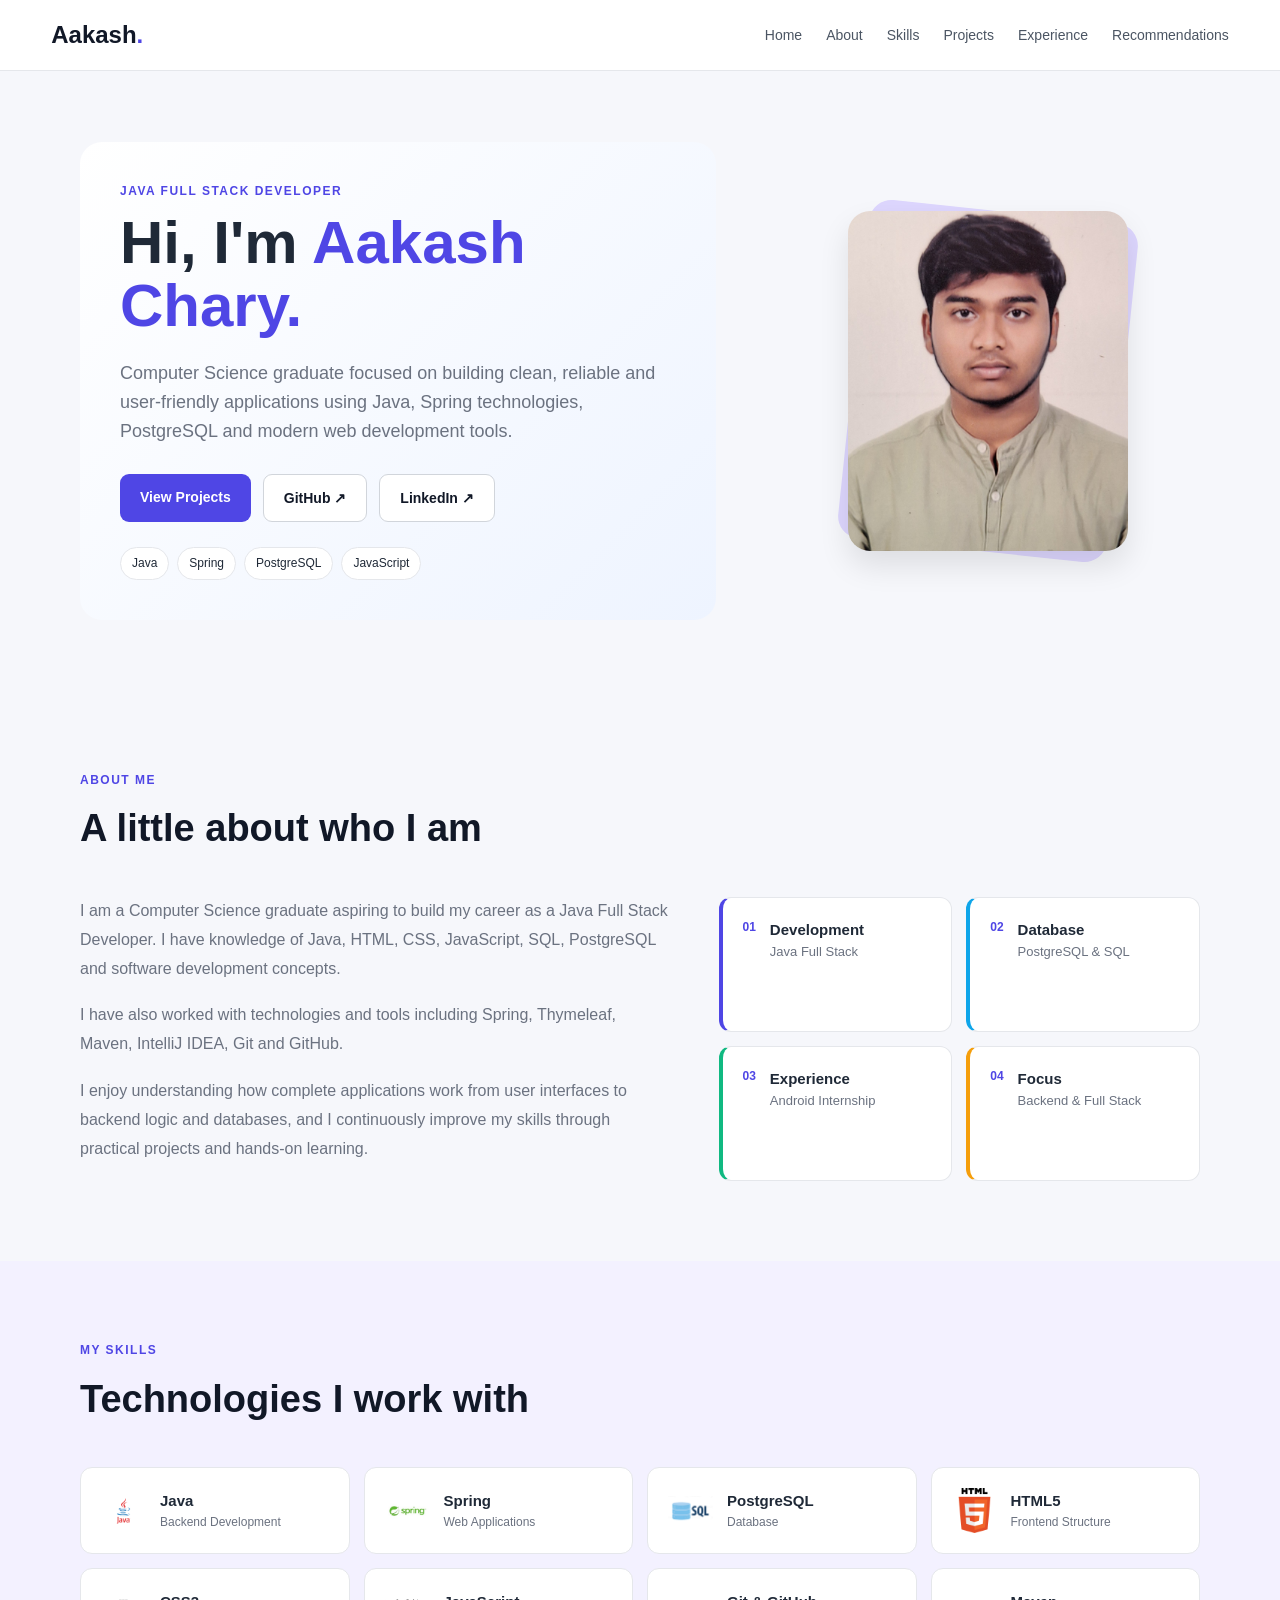
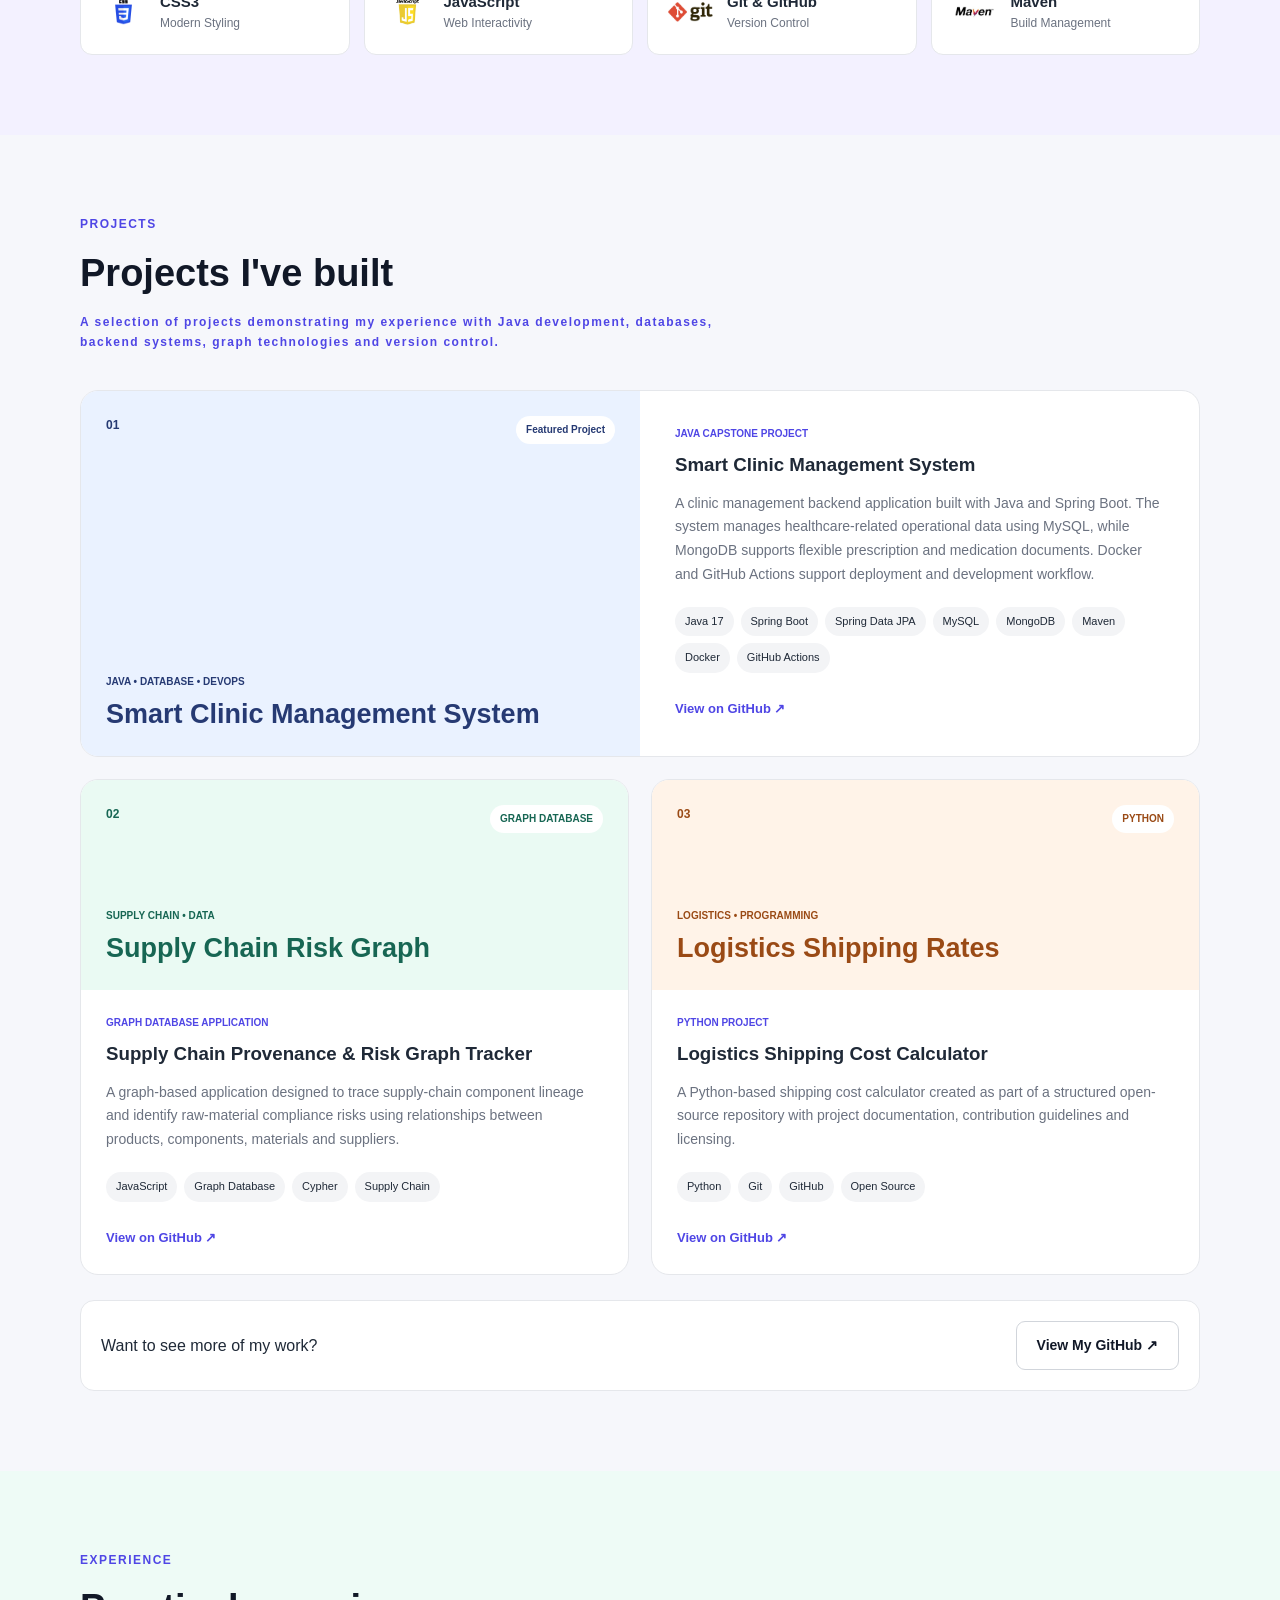
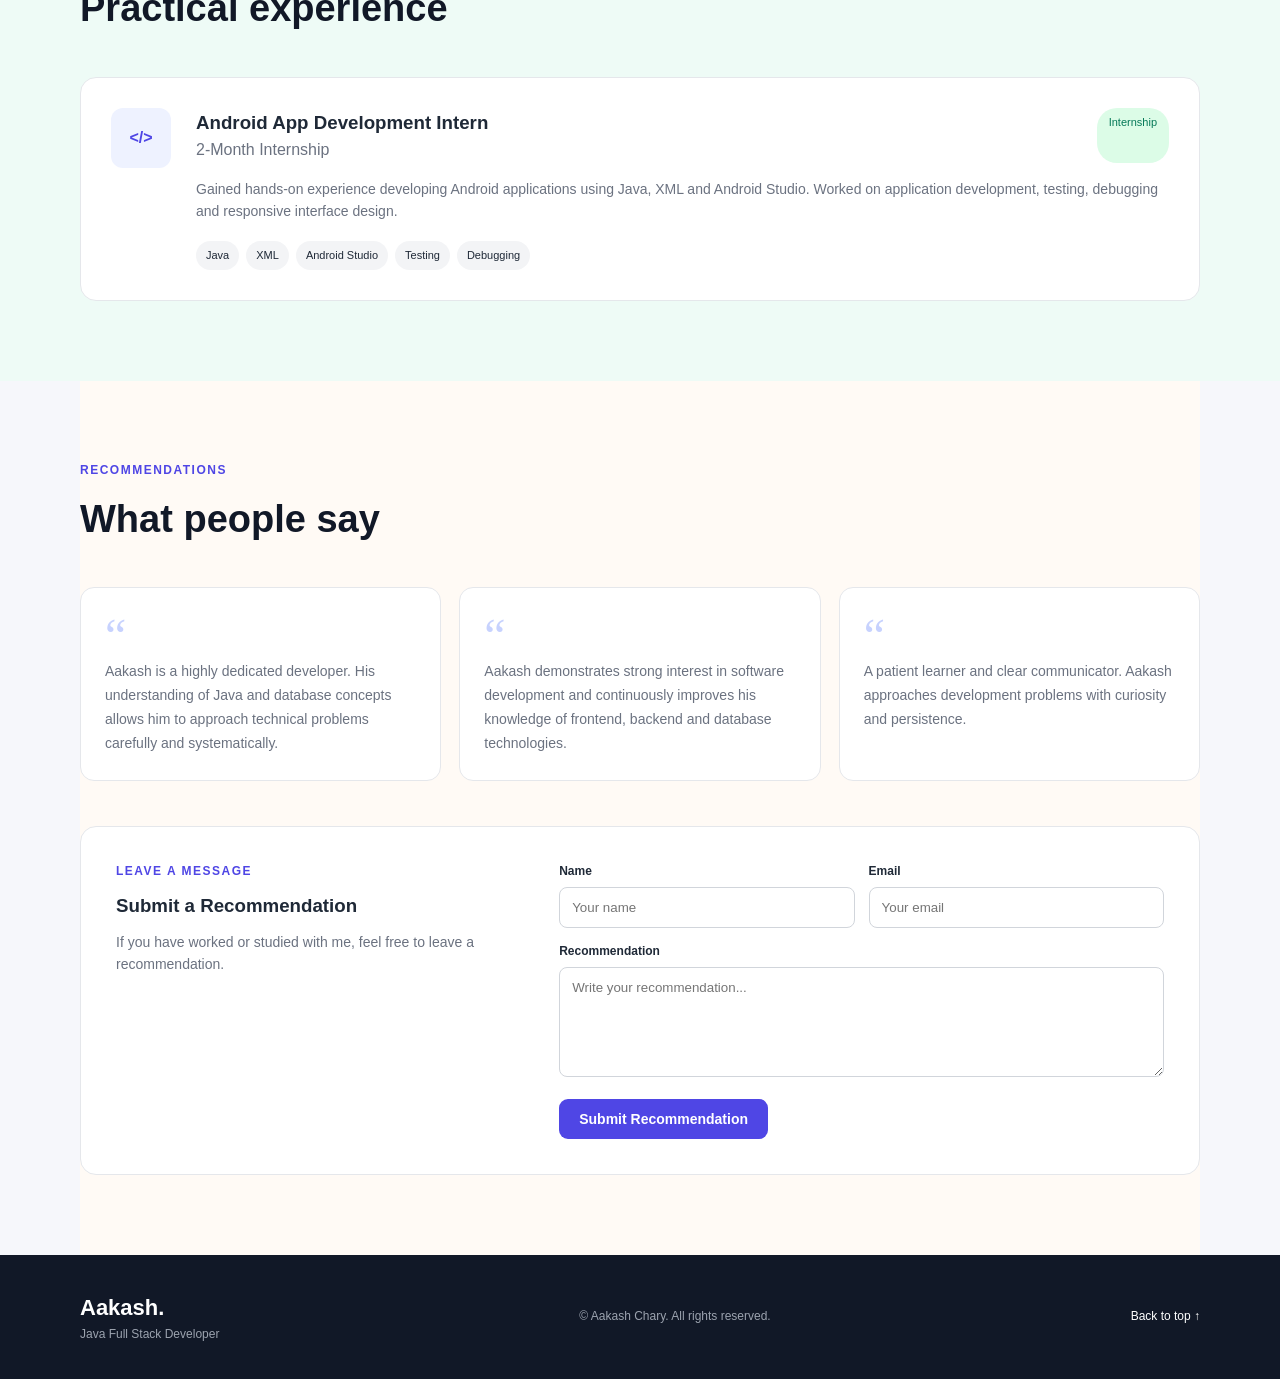
<file: index.html>
<!DOCTYPE html>

<html lang="en">

<head>
    <meta charset="UTF-8">

<meta name="viewport"
      content="width=device-width, initial-scale=1.0">

<meta name="description"
      content="Portfolio of Aakash Chary - Java Full Stack Developer">

<title>Aakash Chary | Java Full Stack Developer</title>

<link rel="stylesheet" href="style.css">

<script src="script.js" defer></script>


</head>

<body id="home">


<!-- Recommendation Popup -->
<div id="popup" class="popup">

    <div class="popup-icon">
        ✓
    </div>

    <div>
        <strong>Thank you!</strong>
        <p>Your recommendation has been added.</p>
    </div>

    <button
        type="button"
        onclick="showPopup(false)"
        aria-label="Close notification"
    >
        ×
    </button>

</div>


<!-- Navigation -->
<header class="header">

    <nav class="navbar">

        <a href="#home" class="logo">
            Aakash<span>.</span>
        </a>

        <button
            class="menu-button"
            id="menuButton"
            aria-label="Open navigation menu"
        >
            ☰
        </button>

        <ul class="nav-links" id="navLinks">

            <li>
                <a href="#home">Home</a>
            </li>

            <li>
                <a href="#about">About</a>
            </li>

            <li>
                <a href="#skills">Skills</a>
            </li>

            <li>
                <a href="#projects">Projects</a>
            </li>

            <li>
                <a href="#experience">Experience</a>
            </li>

            <li>
                <a href="#recommendations">
                    Recommendations
                </a>
            </li>

        </ul>

    </nav>

</header>


<main>

    <!-- HERO -->
    <section class="hero section-container">

        <div class="hero-content">

            <p class="small-heading">
                JAVA FULL STACK DEVELOPER
            </p>

            <h1>
                Hi, I'm
                <span>Aakash Chary.</span>
            </h1>

            <p class="hero-description">
                Computer Science graduate focused on building
                clean, reliable and user-friendly applications
                using Java, Spring technologies, PostgreSQL
                and modern web development tools.
            </p>

            <div class="hero-buttons">

                <a
                    href="#projects"
                    class="button button-primary"
                >
                    View Projects
                </a>

                <a
                    href="https://github.com/aakashkamsahamnida"
                    target="_blank"
                    rel="noopener noreferrer"
                    class="button button-secondary"
                >
                    GitHub ↗
                </a>


    <a href= "https://www.linkedin.com/in/aakashnarayandas/"
       target="_blank"
       rel="noopener noreferrer"
       class="button button-secondary">
        LinkedIn ↗
    </a>

            </div>

            <div class="hero-tags">
                <span>Java</span>
                <span>Spring</span>
                <span>PostgreSQL</span>
                <span>JavaScript</span>
            </div>

        </div>


        <div class="hero-image-wrapper">

            <div class="image-background"></div>

            <img
                src="profile.jpg"
                alt="Aakash Chary"
                class="hero-image"
            >

        </div>

    </section>


    <!-- ABOUT -->
    <section
        id="about"
        class="section section-container"
    >

        <div class="section-title">
            <p>ABOUT ME</p>
            <h2>A little about who I am</h2>
        </div>


        <div class="about-grid">

            <div class="about-content">

                <p>
                    I am a Computer Science graduate aspiring
                    to build my career as a Java Full Stack
                    Developer. I have knowledge of Java,
                    HTML, CSS, JavaScript, SQL, PostgreSQL
                    and software development concepts.
                </p>

                <p>
                    I have also worked with technologies and tools
                    including Spring, Thymeleaf, Maven, IntelliJ IDEA,
                    Git and GitHub.
                </p>

                <p>
                    I enjoy understanding how complete applications
                    work from user interfaces to backend logic and
                    databases, and I continuously improve my skills
                    through practical projects and hands-on learning.
                </p>

            </div>


            <div class="about-details">

                <div class="detail-card">

                    <span class="detail-number">01</span>

                    <div>
                        <h3>Development</h3>
                        <p>Java Full Stack</p>
                    </div>

                </div>


                <div class="detail-card">

                    <span class="detail-number">02</span>

                    <div>
                        <h3>Database</h3>
                        <p>PostgreSQL & SQL</p>
                    </div>

                </div>


                <div class="detail-card">

                    <span class="detail-number">03</span>

                    <div>
                        <h3>Experience</h3>
                        <p>Android Internship</p>
                    </div>

                </div>


                <div class="detail-card">

                    <span class="detail-number">04</span>

                    <div>
                        <h3>Focus</h3>
                        <p>Backend & Full Stack</p>
                    </div>

                </div>

            </div>

        </div>

    </section>


    <!-- SKILLS -->
    <section
        id="skills"
        class="section skills-section"
    >

        <div class="section-container">

            <div class="section-title">
                <p>MY SKILLS</p>
                <h2>Technologies I work with</h2>
            </div>


            <div class="skills-grid">

                <div class="skill-card">

                    <img
                        src="Java-Logo.png"
                        alt="Java Logo"
                    >

                    <div>
                        <h3>Java</h3>
                        <p>Backend Development</p>
                    </div>

                </div>


                <div class="skill-card">

                    <img
                        src="spring-logo.png"
                        alt="spring Logo"
                    >

                    <div>
                        <h3>Spring</h3>
                        <p>Web Applications</p>
                    </div>

                </div>


                <div class="skill-card">

                    <img
                        src="sql-logo.png"
                        alt="PostgreSQL Logo"
                    >

                    <div>
                        <h3>PostgreSQL</h3>
                        <p>Database</p>
                    </div>

                </div>


                <div class="skill-card">

                    <img
                        src="HTMl-logo.png"
                        alt="HTML Logo"
                    >

                    <div>
                        <h3>HTML5</h3>
                        <p>Frontend Structure</p>
                    </div>

                </div>


                <div class="skill-card">

                    <img
                        src="CSSLogo.jpg"
                        alt="CSS Logo"
                    >

                    <div>
                        <h3>CSS3</h3>
                        <p>Modern Styling</p>
                    </div>

                </div>


                <div class="skill-card">

                    <img
                        src="javascript-logo.png"
                        alt="JavaScript Logo"
                    >

                    <div>
                        <h3>JavaScript</h3>
                        <p>Web Interactivity</p>
                    </div>

                </div>


                <div class="skill-card">

                     <img
                        src="git-logo.png"
                        alt="git Logo"
                    >

                    <div>
                        <h3>Git & GitHub</h3>
                        <p>Version Control</p>
                    </div>

                </div>


                <div class="skill-card">

                   <img
                        src="maven-logo.png"
                        alt="maven Logo"
                    >


                    <div>
                        <h3>Maven</h3>
                        <p>Build Management</p>
                    </div>

                </div>

            </div>

        </div>

    </section>


    <!-- PROJECTS -->
    <section
        id="projects"
        class="section section-container"
    >

        <div class="section-title">

            <p>PROJECTS</p>

            <h2>
                Projects I've built
            </h2>

            <p class="section-description">
                A selection of projects demonstrating my experience
                with Java development, databases, backend systems,
                graph technologies and version control.
            </p>

        </div>


        <div class="projects-grid">


            <!-- PROJECT 1 -->
            <article class="project-card featured-project">

                <div class="project-top clinic-project">

                    <div class="project-top-row">

                        <span class="project-number">
                            01
                        </span>

                        <span class="featured-badge">
                            Featured Project
                        </span>

                    </div>

                    <div>

                        <p class="project-small-title">
                            JAVA • DATABASE • DEVOPS
                        </p>

                        <h3>
                            Smart Clinic
                            Management System
                        </h3>

                    </div>

                </div>


                <div class="project-body">

                    <p class="project-category">
                        JAVA CAPSTONE PROJECT
                    </p>

                    <h3>
                        Smart Clinic Management System
                    </h3>

                    <p class="project-description">
                        A clinic management backend application built
                        with Java and Spring Boot. The system manages
                        healthcare-related operational data using MySQL,
                        while MongoDB supports flexible prescription
                        and medication documents. Docker and GitHub
                        Actions support deployment and development workflow.
                    </p>


                    <div class="project-technologies">

                        <span>Java 17</span>
                        <span>Spring Boot</span>
                        <span>Spring Data JPA</span>
                        <span>MySQL</span>
                        <span>MongoDB</span>
                        <span>Maven</span>
                        <span>Docker</span>
                        <span>GitHub Actions</span>

                    </div>


                    <div class="project-links">

                        <a
                            href="https://github.com/aakashkamsahamnida/java-database-capstone"
                            target="_blank"
                            rel="noopener noreferrer"
                        >
                            View on GitHub
                            <span>↗</span>
                        </a>

                    </div>

                </div>

            </article>


            <!-- PROJECT 2 -->
            <article class="project-card">

                <div class="project-top supply-project">

                    <div class="project-top-row">

                        <span class="project-number">
                            02
                        </span>

                        <span class="project-type">
                            GRAPH DATABASE
                        </span>

                    </div>


                    <div>

                        <p class="project-small-title">
                            SUPPLY CHAIN • DATA
                        </p>

                        <h3>
                            Supply Chain
                            Risk Graph
                        </h3>

                    </div>

                </div>


                <div class="project-body">

                    <p class="project-category">
                        GRAPH DATABASE APPLICATION
                    </p>

                    <h3>
                        Supply Chain Provenance
                        & Risk Graph Tracker
                    </h3>

                    <p class="project-description">
                        A graph-based application designed to trace
                        supply-chain component lineage and identify
                        raw-material compliance risks using relationships
                        between products, components, materials and suppliers.
                    </p>


                    <div class="project-technologies">

                        <span>JavaScript</span>
                        <span>Graph Database</span>
                        <span>Cypher</span>
                        <span>Supply Chain</span>

                    </div>


                    <div class="project-links">

                        <a
                            href="https://github.com/aakashkamsahamnida/supply-chain-graph"
                            target="_blank"
                            rel="noopener noreferrer"
                        >
                            View on GitHub
                            <span>↗</span>
                        </a>

                    </div>

                </div>

            </article>


            <!-- PROJECT 3 -->
            <article class="project-card">

                <div class="project-top logistics-project">

                    <div class="project-top-row">

                        <span class="project-number">
                            03
                        </span>

                        <span class="project-type">
                            PYTHON
                        </span>

                    </div>


                    <div>

                        <p class="project-small-title">
                            LOGISTICS • PROGRAMMING
                        </p>

                        <h3>
                            Logistics
                            Shipping Rates
                        </h3>

                    </div>

                </div>


                <div class="project-body">

                    <p class="project-category">
                        PYTHON PROJECT
                    </p>

                    <h3>
                        Logistics Shipping
                        Cost Calculator
                    </h3>

                    <p class="project-description">
                        A Python-based shipping cost calculator
                        created as part of a structured open-source
                        repository with project documentation,
                        contribution guidelines and licensing.
                    </p>


                    <div class="project-technologies">

                        <span>Python</span>
                        <span>Git</span>
                        <span>GitHub</span>
                        <span>Open Source</span>

                    </div>


                    <div class="project-links">

                        <a
                            href="https://github.com/aakashkamsahamnida/LogisticsShippingRates"
                            target="_blank"
                            rel="noopener noreferrer"
                        >
                            View on GitHub
                            <span>↗</span>
                        </a>

                    </div>

                </div>

            </article>

        </div>


        <div class="all-projects-link">

            <p>
                Want to see more of my work?
            </p>

            <a
                href="https://github.com/aakashkamsahamnida"
                target="_blank"
                rel="noopener noreferrer"
                class="button button-secondary"
            >
                View My GitHub ↗
            </a>

        </div>

    </section>


    <!-- EXPERIENCE -->
    <section
        id="experience"
        class="section experience-section"
    >

        <div class="section-container">

            <div class="section-title">
                <p>EXPERIENCE</p>
                <h2>Practical experience</h2>
            </div>


            <div class="experience-card">

                <div class="experience-icon">
                    &lt;/&gt;
                </div>


                <div class="experience-content">

                    <div class="experience-title">

                        <div>

                            <h3>
                                Android App Development Intern
                            </h3>

                            <p>
                                2-Month Internship
                            </p>

                        </div>


                        <span class="experience-badge">
                            Internship
                        </span>

                    </div>


                    <p>
                        Gained hands-on experience developing Android
                        applications using Java, XML and Android Studio.
                        Worked on application development, testing,
                        debugging and responsive interface design.
                    </p>


                    <div class="experience-skills">

                        <span>Java</span>
                        <span>XML</span>
                        <span>Android Studio</span>
                        <span>Testing</span>
                        <span>Debugging</span>

                    </div>

                </div>

            </div>

        </div>

    </section>


    <!-- RECOMMENDATIONS -->
    <section
        id="recommendations"
        class="section section-container"
    >

        <div class="section-title">

            <p>RECOMMENDATIONS</p>

            <h2>
                What people say
            </h2>

        </div>


        <div
            id="all_recommendations"
            class="recommendations-grid"
        >

            <article class="recommendation-card">

                <div class="quote">
                    “
                </div>

                <p class="rec-text">
                    Aakash is a highly dedicated developer.
                    His understanding of Java and database
                    concepts allows him to approach technical
                    problems carefully and systematically.
                </p>

            </article>


            <article class="recommendation-card">

                <div class="quote">
                    “
                </div>

                <p class="rec-text">
                    Aakash demonstrates strong interest in
                    software development and continuously
                    improves his knowledge of frontend,
                    backend and database technologies.
                </p>

            </article>


            <article class="recommendation-card">

                <div class="quote">
                    “
                </div>

                <p class="rec-text">
                    A patient learner and clear communicator.
                    Aakash approaches development problems
                    with curiosity and persistence.
                </p>

            </article>

        </div>


        <div class="recommendation-form-container">

            <div class="recommendation-info">

                <p class="small-heading">
                    LEAVE A MESSAGE
                </p>

                <h3>
                    Submit a Recommendation
                </h3>

                <p>
                    If you have worked or studied with me,
                    feel free to leave a recommendation.
                </p>

            </div>


            <form id="recommendation_form">

                <div class="form-row">

                    <div class="form-group">

                        <label for="new_name">
                            Name
                        </label>

                        <input
                            type="text"
                            id="new_name"
                            placeholder="Your name"
                            required
                        >

                    </div>


                    <div class="form-group">

                        <label for="new_email">
                            Email
                        </label>

                        <input
                            type="email"
                            id="new_email"
                            placeholder="Your email"
                            required
                        >

                    </div>

                </div>


                <div class="form-group">

                    <label for="new_recommendation">
                        Recommendation
                    </label>

                    <textarea
                        id="new_recommendation"
                        placeholder="Write your recommendation..."
                        required
                    ></textarea>

                </div>


                <button
                    type="submit"
                    class="button button-primary"
                >
                    Submit Recommendation
                </button>

            </form>

        </div>

    </section>

</main>


<!-- FOOTER -->
<footer class="footer">

    <div class="section-container footer-content">

        <div>

            <a href="#home" class="footer-logo">
                Aakash<span>.</span>
            </a>

            <p>
                Java Full Stack Developer
            </p>

        </div>


        <p>
            © <span id="currentYear"></span>
            Aakash Chary. All rights reserved.
        </p>


        <a href="#home" class="back-top">
            Back to top ↑
        </a>

    </div>

</footer>


</body>

</html>
</file>
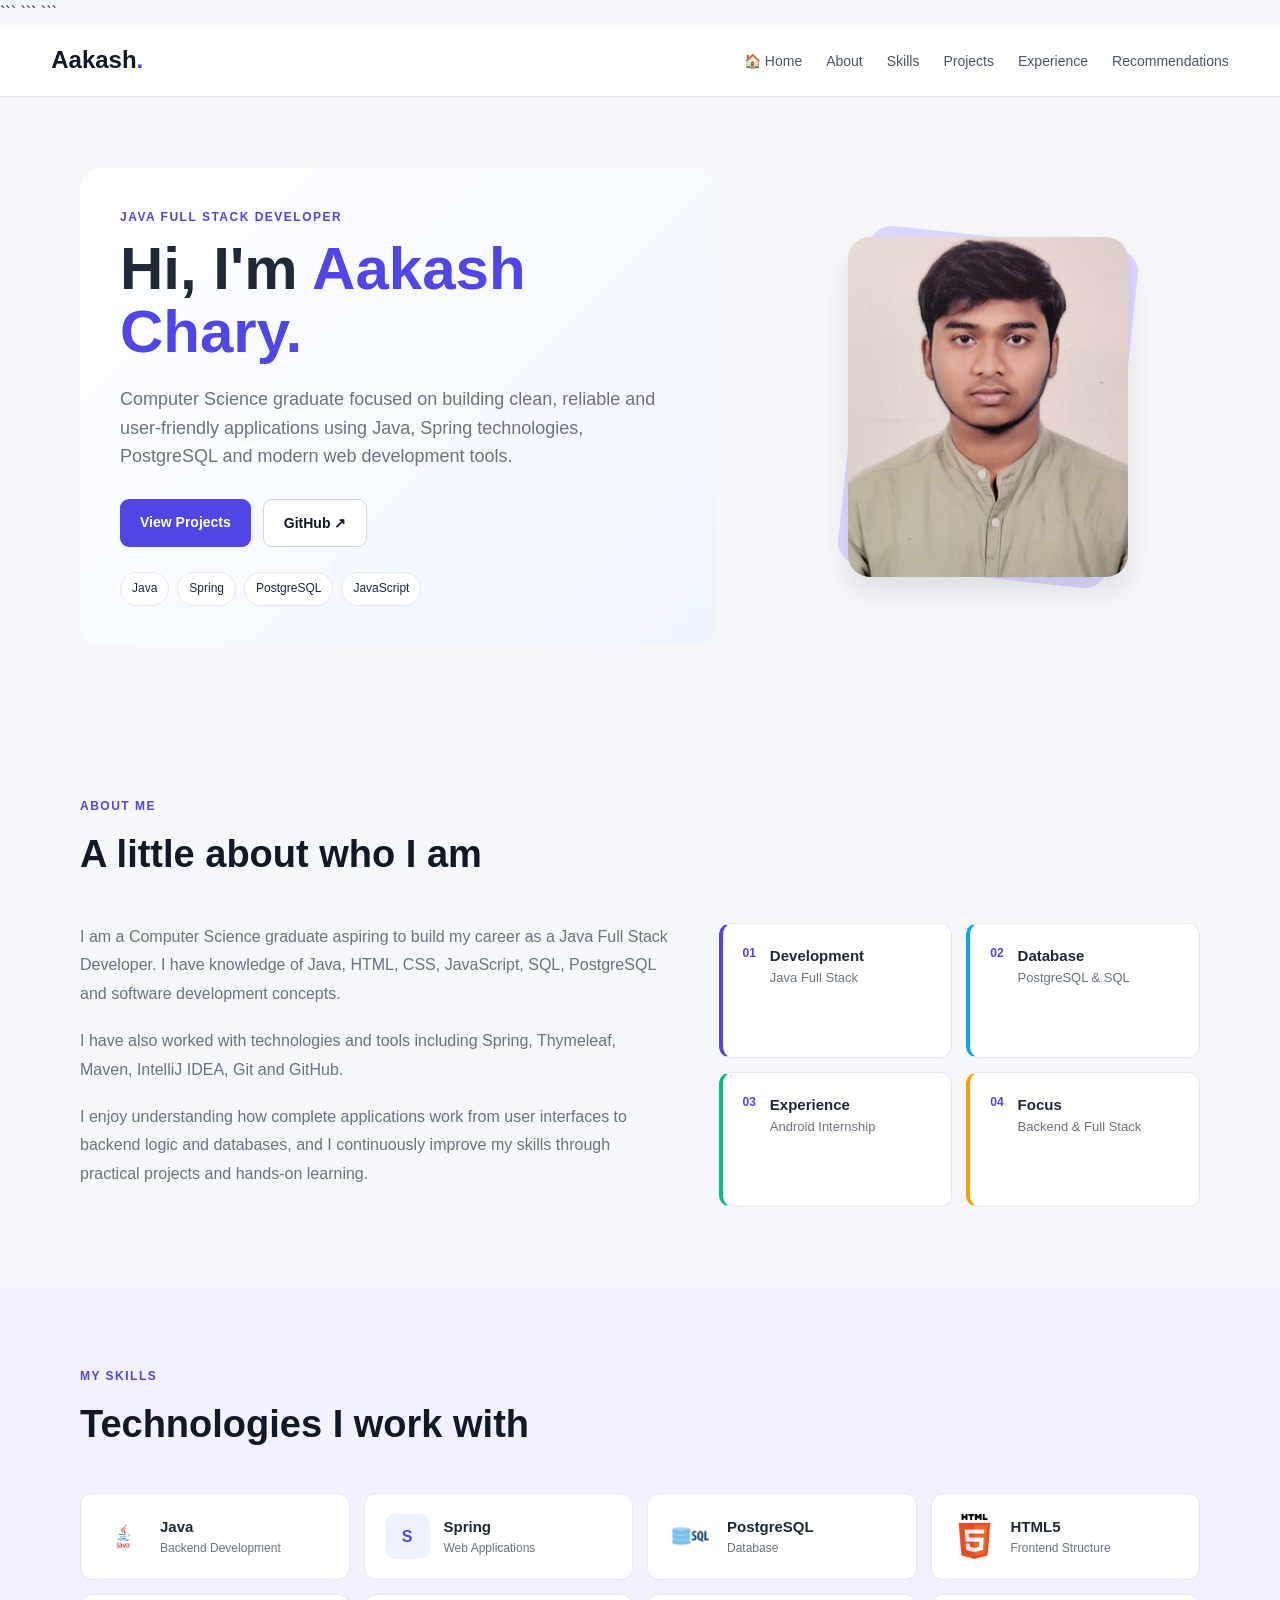
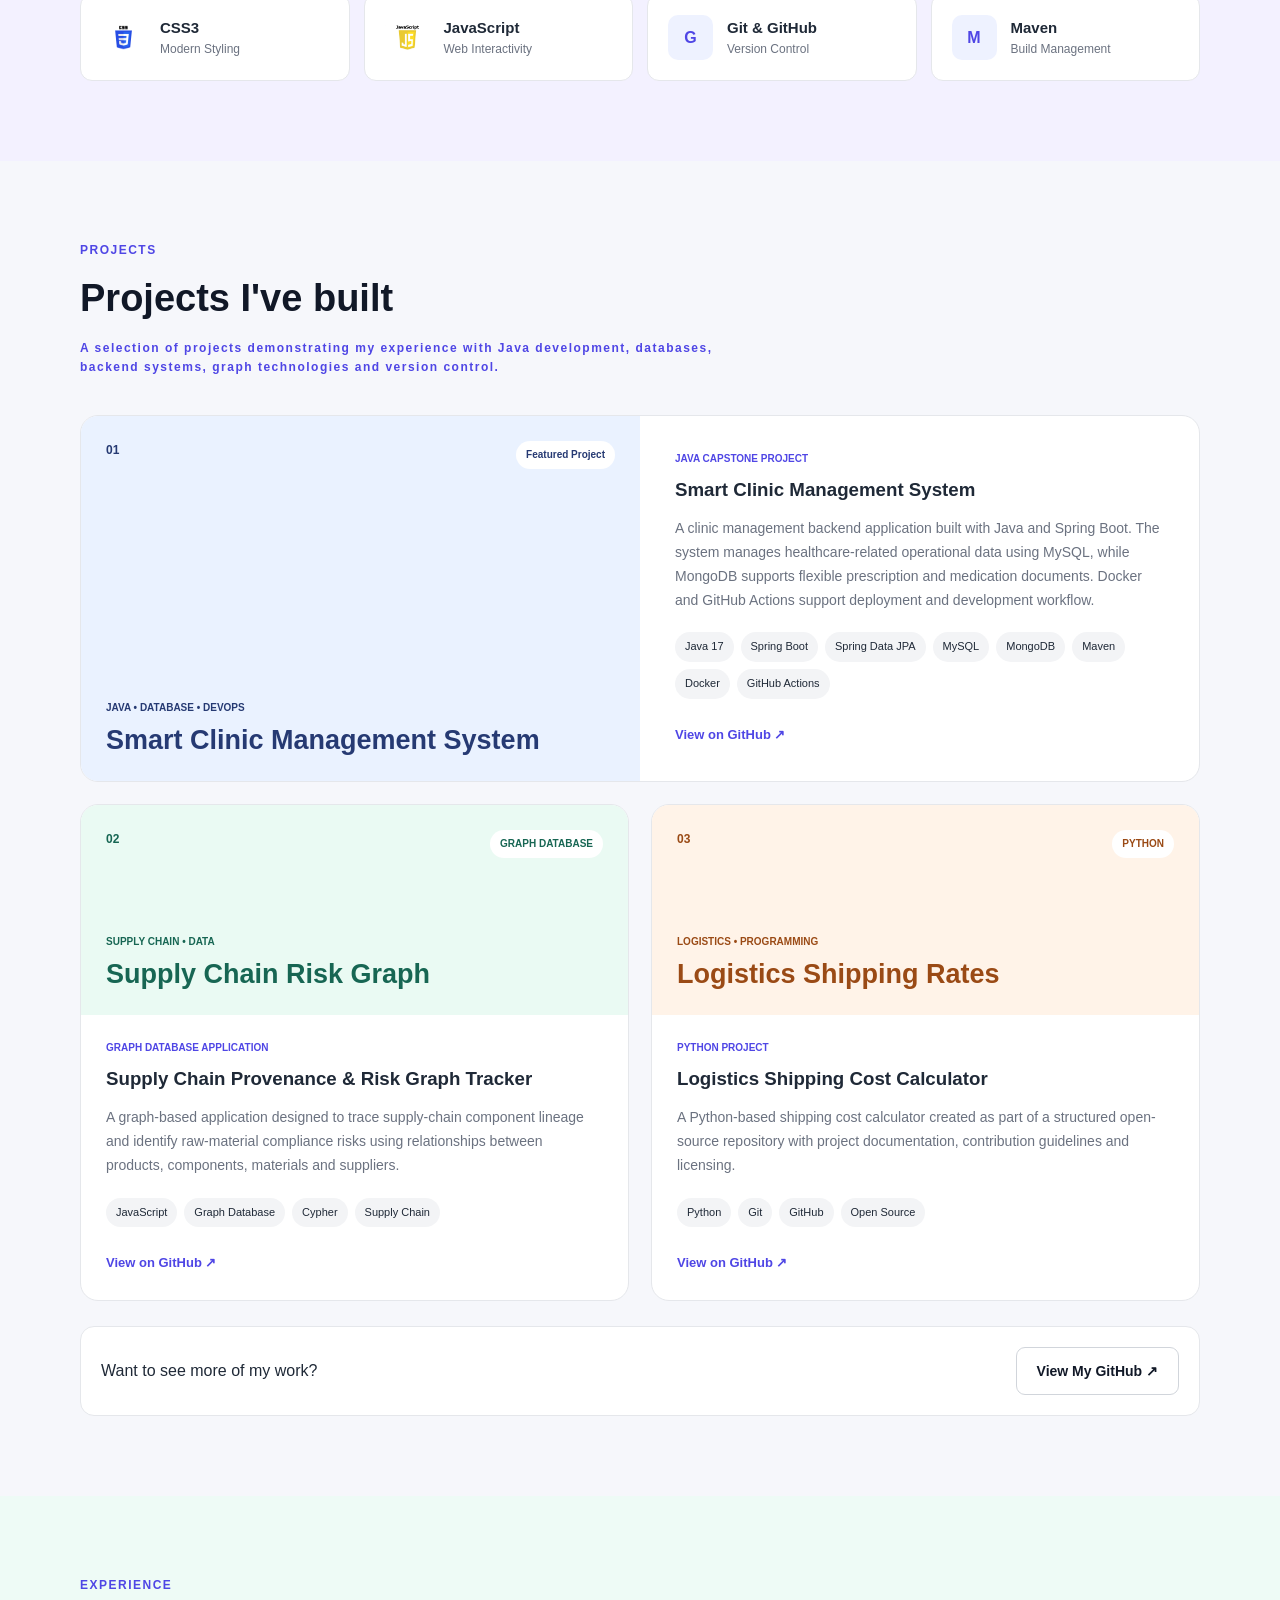
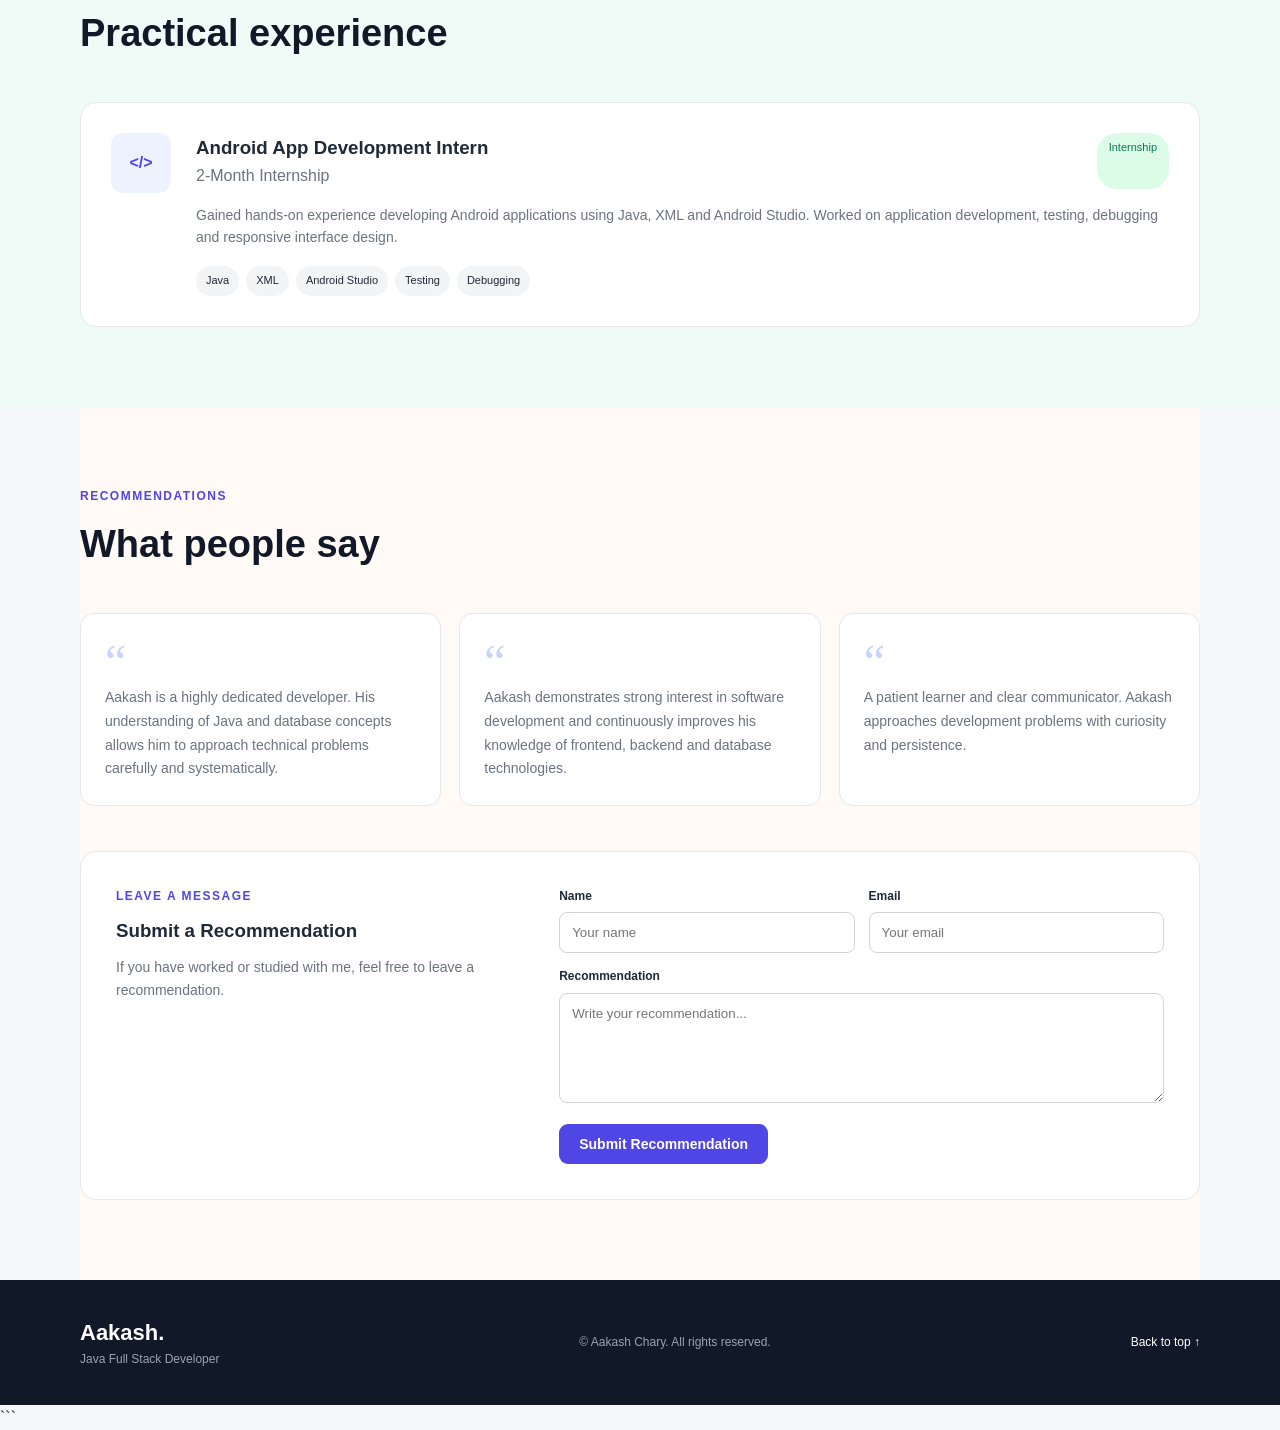
<file: index.html.html>
<!DOCTYPE html>

<html lang="en">

<head>
    <meta charset="UTF-8">

```
<meta name="viewport"
      content="width=device-width, initial-scale=1.0">

<meta name="description"
      content="Portfolio of Aakash Chary - Java Full Stack Developer">

<title>Aakash Chary | Java Full Stack Developer</title>

<link rel="stylesheet" href="style.css">

<script src="script.js" defer></script>
```

</head>

<body id="home">

```
<!-- Recommendation Popup -->
<div id="popup" class="popup">

    <div class="popup-icon">
        ✓
    </div>

    <div>
        <strong>Thank you!</strong>
        <p>Your recommendation has been added.</p>
    </div>

    <button
        type="button"
        onclick="showPopup(false)"
        aria-label="Close notification"
    >
        ×
    </button>

</div>


<!-- Navigation -->
<header class="header">

    <nav class="navbar">

        <a href="#home" class="logo">
            Aakash<span>.</span>
        </a>

        <button
            class="menu-button"
            id="menuButton"
            aria-label="Open navigation menu"
        >
            ☰
        </button>

        <ul class="nav-links" id="navLinks">

            <li>
                <a href="#home">🏠 Home</a>
            </li>

            <li>
                <a href="#about">About</a>
            </li>

            <li>
                <a href="#skills">Skills</a>
            </li>

            <li>
                <a href="#projects">Projects</a>
            </li>

            <li>
                <a href="#experience">Experience</a>
            </li>

            <li>
                <a href="#recommendations">
                    Recommendations
                </a>
            </li>

        </ul>

    </nav>

</header>


<main>

    <!-- HERO -->
    <section class="hero section-container">

        <div class="hero-content">

            <p class="small-heading">
                JAVA FULL STACK DEVELOPER
            </p>

            <h1>
                Hi, I'm
                <span>Aakash Chary.</span>
            </h1>

            <p class="hero-description">
                Computer Science graduate focused on building
                clean, reliable and user-friendly applications
                using Java, Spring technologies, PostgreSQL
                and modern web development tools.
            </p>

            <div class="hero-buttons">

                <a
                    href="#projects"
                    class="button button-primary"
                >
                    View Projects
                </a>

                <a
                    href="https://github.com/aakashkamsahamnida"
                    target="_blank"
                    rel="noopener noreferrer"
                    class="button button-secondary"
                >
                    GitHub ↗
                </a>

            </div>

            <div class="hero-tags">
                <span>Java</span>
                <span>Spring</span>
                <span>PostgreSQL</span>
                <span>JavaScript</span>
            </div>

        </div>


        <div class="hero-image-wrapper">

            <div class="image-background"></div>

            <img
                src="profile.jpg"
                alt="Aakash Chary"
                class="hero-image"
            >

        </div>

    </section>


    <!-- ABOUT -->
    <section
        id="about"
        class="section section-container"
    >

        <div class="section-title">
            <p>ABOUT ME</p>
            <h2>A little about who I am</h2>
        </div>


        <div class="about-grid">

            <div class="about-content">

                <p>
                    I am a Computer Science graduate aspiring
                    to build my career as a Java Full Stack
                    Developer. I have knowledge of Java,
                    HTML, CSS, JavaScript, SQL, PostgreSQL
                    and software development concepts.
                </p>

                <p>
                    I have also worked with technologies and tools
                    including Spring, Thymeleaf, Maven, IntelliJ IDEA,
                    Git and GitHub.
                </p>

                <p>
                    I enjoy understanding how complete applications
                    work from user interfaces to backend logic and
                    databases, and I continuously improve my skills
                    through practical projects and hands-on learning.
                </p>

            </div>


            <div class="about-details">

                <div class="detail-card">

                    <span class="detail-number">01</span>

                    <div>
                        <h3>Development</h3>
                        <p>Java Full Stack</p>
                    </div>

                </div>


                <div class="detail-card">

                    <span class="detail-number">02</span>

                    <div>
                        <h3>Database</h3>
                        <p>PostgreSQL & SQL</p>
                    </div>

                </div>


                <div class="detail-card">

                    <span class="detail-number">03</span>

                    <div>
                        <h3>Experience</h3>
                        <p>Android Internship</p>
                    </div>

                </div>


                <div class="detail-card">

                    <span class="detail-number">04</span>

                    <div>
                        <h3>Focus</h3>
                        <p>Backend & Full Stack</p>
                    </div>

                </div>

            </div>

        </div>

    </section>


    <!-- SKILLS -->
    <section
        id="skills"
        class="section skills-section"
    >

        <div class="section-container">

            <div class="section-title">
                <p>MY SKILLS</p>
                <h2>Technologies I work with</h2>
            </div>


            <div class="skills-grid">

                <div class="skill-card">

                    <img
                        src="Java-Logo.png"
                        alt="Java Logo"
                    >

                    <div>
                        <h3>Java</h3>
                        <p>Backend Development</p>
                    </div>

                </div>


                <div class="skill-card">

                    <div class="skill-letter">
                        S
                    </div>

                    <div>
                        <h3>Spring</h3>
                        <p>Web Applications</p>
                    </div>

                </div>


                <div class="skill-card">

                    <img
                        src="sql-logo.png"
                        alt="PostgreSQL Logo"
                    >

                    <div>
                        <h3>PostgreSQL</h3>
                        <p>Database</p>
                    </div>

                </div>


                <div class="skill-card">

                    <img
                        src="HTMl-logo.png"
                        alt="HTML Logo"
                    >

                    <div>
                        <h3>HTML5</h3>
                        <p>Frontend Structure</p>
                    </div>

                </div>


                <div class="skill-card">

                    <img
                        src="CSSLogo.jpg"
                        alt="CSS Logo"
                    >

                    <div>
                        <h3>CSS3</h3>
                        <p>Modern Styling</p>
                    </div>

                </div>


                <div class="skill-card">

                    <img
                        src="javascript-logo.png"
                        alt="JavaScript Logo"
                    >

                    <div>
                        <h3>JavaScript</h3>
                        <p>Web Interactivity</p>
                    </div>

                </div>


                <div class="skill-card">

                    <div class="skill-letter">
                        G
                    </div>

                    <div>
                        <h3>Git & GitHub</h3>
                        <p>Version Control</p>
                    </div>

                </div>


                <div class="skill-card">

                    <div class="skill-letter">
                        M
                    </div>

                    <div>
                        <h3>Maven</h3>
                        <p>Build Management</p>
                    </div>

                </div>

            </div>

        </div>

    </section>


    <!-- PROJECTS -->
    <section
        id="projects"
        class="section section-container"
    >

        <div class="section-title">

            <p>PROJECTS</p>

            <h2>
                Projects I've built
            </h2>

            <p class="section-description">
                A selection of projects demonstrating my experience
                with Java development, databases, backend systems,
                graph technologies and version control.
            </p>

        </div>


        <div class="projects-grid">


            <!-- PROJECT 1 -->
            <article class="project-card featured-project">

                <div class="project-top clinic-project">

                    <div class="project-top-row">

                        <span class="project-number">
                            01
                        </span>

                        <span class="featured-badge">
                            Featured Project
                        </span>

                    </div>

                    <div>

                        <p class="project-small-title">
                            JAVA • DATABASE • DEVOPS
                        </p>

                        <h3>
                            Smart Clinic
                            Management System
                        </h3>

                    </div>

                </div>


                <div class="project-body">

                    <p class="project-category">
                        JAVA CAPSTONE PROJECT
                    </p>

                    <h3>
                        Smart Clinic Management System
                    </h3>

                    <p class="project-description">
                        A clinic management backend application built
                        with Java and Spring Boot. The system manages
                        healthcare-related operational data using MySQL,
                        while MongoDB supports flexible prescription
                        and medication documents. Docker and GitHub
                        Actions support deployment and development workflow.
                    </p>


                    <div class="project-technologies">

                        <span>Java 17</span>
                        <span>Spring Boot</span>
                        <span>Spring Data JPA</span>
                        <span>MySQL</span>
                        <span>MongoDB</span>
                        <span>Maven</span>
                        <span>Docker</span>
                        <span>GitHub Actions</span>

                    </div>


                    <div class="project-links">

                        <a
                            href="https://github.com/aakashkamsahamnida/java-database-capstone"
                            target="_blank"
                            rel="noopener noreferrer"
                        >
                            View on GitHub
                            <span>↗</span>
                        </a>

                    </div>

                </div>

            </article>


            <!-- PROJECT 2 -->
            <article class="project-card">

                <div class="project-top supply-project">

                    <div class="project-top-row">

                        <span class="project-number">
                            02
                        </span>

                        <span class="project-type">
                            GRAPH DATABASE
                        </span>

                    </div>


                    <div>

                        <p class="project-small-title">
                            SUPPLY CHAIN • DATA
                        </p>

                        <h3>
                            Supply Chain
                            Risk Graph
                        </h3>

                    </div>

                </div>


                <div class="project-body">

                    <p class="project-category">
                        GRAPH DATABASE APPLICATION
                    </p>

                    <h3>
                        Supply Chain Provenance
                        & Risk Graph Tracker
                    </h3>

                    <p class="project-description">
                        A graph-based application designed to trace
                        supply-chain component lineage and identify
                        raw-material compliance risks using relationships
                        between products, components, materials and suppliers.
                    </p>


                    <div class="project-technologies">

                        <span>JavaScript</span>
                        <span>Graph Database</span>
                        <span>Cypher</span>
                        <span>Supply Chain</span>

                    </div>


                    <div class="project-links">

                        <a
                            href="https://github.com/aakashkamsahamnida/supply-chain-graph"
                            target="_blank"
                            rel="noopener noreferrer"
                        >
                            View on GitHub
                            <span>↗</span>
                        </a>

                    </div>

                </div>

            </article>


            <!-- PROJECT 3 -->
            <article class="project-card">

                <div class="project-top logistics-project">

                    <div class="project-top-row">

                        <span class="project-number">
                            03
                        </span>

                        <span class="project-type">
                            PYTHON
                        </span>

                    </div>


                    <div>

                        <p class="project-small-title">
                            LOGISTICS • PROGRAMMING
                        </p>

                        <h3>
                            Logistics
                            Shipping Rates
                        </h3>

                    </div>

                </div>


                <div class="project-body">

                    <p class="project-category">
                        PYTHON PROJECT
                    </p>

                    <h3>
                        Logistics Shipping
                        Cost Calculator
                    </h3>

                    <p class="project-description">
                        A Python-based shipping cost calculator
                        created as part of a structured open-source
                        repository with project documentation,
                        contribution guidelines and licensing.
                    </p>


                    <div class="project-technologies">

                        <span>Python</span>
                        <span>Git</span>
                        <span>GitHub</span>
                        <span>Open Source</span>

                    </div>


                    <div class="project-links">

                        <a
                            href="https://github.com/aakashkamsahamnida/LogisticsShippingRates"
                            target="_blank"
                            rel="noopener noreferrer"
                        >
                            View on GitHub
                            <span>↗</span>
                        </a>

                    </div>

                </div>

            </article>

        </div>


        <div class="all-projects-link">

            <p>
                Want to see more of my work?
            </p>

            <a
                href="https://github.com/aakashkamsahamnida"
                target="_blank"
                rel="noopener noreferrer"
                class="button button-secondary"
            >
                View My GitHub ↗
            </a>

        </div>

    </section>


    <!-- EXPERIENCE -->
    <section
        id="experience"
        class="section experience-section"
    >

        <div class="section-container">

            <div class="section-title">
                <p>EXPERIENCE</p>
                <h2>Practical experience</h2>
            </div>


            <div class="experience-card">

                <div class="experience-icon">
                    &lt;/&gt;
                </div>


                <div class="experience-content">

                    <div class="experience-title">

                        <div>

                            <h3>
                                Android App Development Intern
                            </h3>

                            <p>
                                2-Month Internship
                            </p>

                        </div>


                        <span class="experience-badge">
                            Internship
                        </span>

                    </div>


                    <p>
                        Gained hands-on experience developing Android
                        applications using Java, XML and Android Studio.
                        Worked on application development, testing,
                        debugging and responsive interface design.
                    </p>


                    <div class="experience-skills">

                        <span>Java</span>
                        <span>XML</span>
                        <span>Android Studio</span>
                        <span>Testing</span>
                        <span>Debugging</span>

                    </div>

                </div>

            </div>

        </div>

    </section>


    <!-- RECOMMENDATIONS -->
    <section
        id="recommendations"
        class="section section-container"
    >

        <div class="section-title">

            <p>RECOMMENDATIONS</p>

            <h2>
                What people say
            </h2>

        </div>


        <div
            id="all_recommendations"
            class="recommendations-grid"
        >

            <article class="recommendation-card">

                <div class="quote">
                    “
                </div>

                <p class="rec-text">
                    Aakash is a highly dedicated developer.
                    His understanding of Java and database
                    concepts allows him to approach technical
                    problems carefully and systematically.
                </p>

            </article>


            <article class="recommendation-card">

                <div class="quote">
                    “
                </div>

                <p class="rec-text">
                    Aakash demonstrates strong interest in
                    software development and continuously
                    improves his knowledge of frontend,
                    backend and database technologies.
                </p>

            </article>


            <article class="recommendation-card">

                <div class="quote">
                    “
                </div>

                <p class="rec-text">
                    A patient learner and clear communicator.
                    Aakash approaches development problems
                    with curiosity and persistence.
                </p>

            </article>

        </div>


        <div class="recommendation-form-container">

            <div class="recommendation-info">

                <p class="small-heading">
                    LEAVE A MESSAGE
                </p>

                <h3>
                    Submit a Recommendation
                </h3>

                <p>
                    If you have worked or studied with me,
                    feel free to leave a recommendation.
                </p>

            </div>


            <form id="recommendation_form">

                <div class="form-row">

                    <div class="form-group">

                        <label for="new_name">
                            Name
                        </label>

                        <input
                            type="text"
                            id="new_name"
                            placeholder="Your name"
                            required
                        >

                    </div>


                    <div class="form-group">

                        <label for="new_email">
                            Email
                        </label>

                        <input
                            type="email"
                            id="new_email"
                            placeholder="Your email"
                            required
                        >

                    </div>

                </div>


                <div class="form-group">

                    <label for="new_recommendation">
                        Recommendation
                    </label>

                    <textarea
                        id="new_recommendation"
                        placeholder="Write your recommendation..."
                        required
                    ></textarea>

                </div>


                <button
                    type="submit"
                    class="button button-primary"
                >
                    Submit Recommendation
                </button>

            </form>

        </div>

    </section>

</main>


<!-- FOOTER -->
<footer class="footer">

    <div class="section-container footer-content">

        <div>

            <a href="#home" class="footer-logo">
                Aakash<span>.</span>
            </a>

            <p>
                Java Full Stack Developer
            </p>

        </div>


        <p>
            © <span id="currentYear"></span>
            Aakash Chary. All rights reserved.
        </p>


        <a href="#home" class="back-top">
            Back to top ↑
        </a>

    </div>

</footer>
```

</body>

</html>
</file>
<file: style.css>
* {
    margin: 0;
    padding: 0;
    box-sizing: border-box;
}

html {
    scroll-behavior: smooth;
}

body {
    font-family: Arial, Helvetica, sans-serif;
    background-color: #f6f7fb;
    color: #1f2937;
    line-height: 1.6;
}

img {
    max-width: 100%;
    display: block;
}

.section-container {
    width: 90%;
    max-width: 1120px;
    margin: auto;
}

.section {
    padding: 80px 0;
}


/* NAVBAR */

.header {
    position: sticky;
    top: 0;
    z-index: 1000;
    background-color: white;
    border-bottom: 1px solid #e5e7eb;
}

.navbar {
    width: 92%;
    max-width: 1200px;
    min-height: 70px;
    margin: auto;

    display: flex;
    align-items: center;
    justify-content: space-between;
}

.logo {
    text-decoration: none;
    font-size: 24px;
    font-weight: bold;
    color: #111827;
}

.logo span {
    color: #4f46e5;
}

.nav-links {
    list-style: none;
    display: flex;
    gap: 24px;
}

.nav-links a {
    text-decoration: none;
    color: #4b5563;
    font-size: 14px;
}

.nav-links a:hover {
    color: #4f46e5;
    font-weight: bold;
    text-decoration: underline;
}

.menu-button {
    display: none;
    border: none;
    background: none;
    font-size: 26px;
    cursor: pointer;
}


/* HERO */

.hero {
    min-height: 620px;

    display: grid;
    grid-template-columns: 1.2fr 0.8fr;
    align-items: center;
    gap: 60px;

    padding-top: 70px;
    padding-bottom: 70px;
}

.hero-content {
    padding: 40px;

    background: linear-gradient(
        135deg,
        #ffffff,
        #eef4ff
    );

    border-radius: 22px;
}

.small-heading {
    color: #4f46e5;
    font-size: 12px;
    font-weight: bold;
    letter-spacing: 1.5px;
    margin-bottom: 10px;
}

.hero h1 {
    font-size: 60px;
    line-height: 1.05;
    margin-bottom: 22px;
}

.hero h1 span {
    color: #4f46e5;
}

.hero-description {
    color: #6b7280;
    font-size: 18px;
    max-width: 650px;
}

.hero-buttons {
    display: flex;
    gap: 12px;
    margin-top: 28px;
}

.button {
    display: inline-block;
    padding: 12px 20px;

    border-radius: 9px;
    text-decoration: none;

    font-size: 14px;
    font-weight: bold;

    cursor: pointer;
}

.button-primary {
    background-color: #4f46e5;
    color: white;
    border: none;
}

.button-primary:hover {
    background-color: #4338ca;
}

.button-secondary {
    background-color: white;
    color: #111827;
    border: 1px solid #d1d5db;
}

.hero-tags {
    display: flex;
    flex-wrap: wrap;
    gap: 8px;
    margin-top: 25px;
}

.hero-tags span {
    background-color: white;
    border: 1px solid #e5e7eb;
    border-radius: 20px;

    padding: 6px 11px;

    font-size: 12px;
}

.hero-image-wrapper {
    position: relative;

    display: flex;
    justify-content: center;
}

.hero-image {
    position: relative;
    z-index: 2;

    width: 280px;
    height: 340px;

    object-fit: cover;

    border-radius: 22px;

    box-shadow: 0 15px 30px rgba(0, 0, 0, 0.1);
}

.image-background {
    position: absolute;

    width: 270px;
    height: 340px;

    background-color: #ddd6fe;

    border-radius: 22px;

    transform: rotate(6deg);
}


/* SECTION HEADINGS */

.section-title {
    margin-bottom: 38px;
}

.section-title > p {
    color: #4f46e5;
    font-size: 12px;
    font-weight: bold;
    letter-spacing: 1.5px;
    margin-bottom: 8px;
}

.section-title h2 {
    font-size: 38px;
    color: #111827;
}

.section-description {
    margin-top: 10px;
    max-width: 650px;
    color: #6b7280;
}


/* ABOUT */

.about-grid {
    display: grid;
    grid-template-columns: 1.1fr 0.9fr;
    gap: 50px;
}

.about-content p {
    color: #6b7280;
    margin-bottom: 18px;
    line-height: 1.8;
}

.about-details {
    display: grid;
    grid-template-columns: repeat(2, 1fr);
    gap: 14px;
}

.detail-card {
    display: flex;
    gap: 14px;

    background-color: white;

    padding: 20px;

    border: 1px solid #e5e7eb;
    border-left: 4px solid #4f46e5;

    border-radius: 12px;
}

.detail-card:nth-child(2) {
    border-left-color: #0ea5e9;
}

.detail-card:nth-child(3) {
    border-left-color: #10b981;
}

.detail-card:nth-child(4) {
    border-left-color: #f59e0b;
}

.detail-number {
    color: #4f46e5;
    font-size: 12px;
    font-weight: bold;
}

.detail-card h3 {
    font-size: 15px;
}

.detail-card p {
    color: #6b7280;
    font-size: 13px;
}


/* SKILLS */

.skills-section {
    background-color: #f3f1ff;
}

.skills-grid {
    display: grid;
    grid-template-columns: repeat(4, 1fr);
    gap: 14px;
}

.skill-card {
    display: flex;
    align-items: center;
    gap: 14px;

    background-color: white;

    padding: 20px;

    border-radius: 12px;

    border: 1px solid #e5e7eb;
}

.skill-card:hover {
    transform: translateY(-3px);
}

.skill-card img {
    width: 45px;
    height: 45px;
    object-fit: contain;
}

.skill-letter {
    width: 45px;
    height: 45px;

    display: flex;
    align-items: center;
    justify-content: center;

    background-color: #eef2ff;
    color: #4f46e5;

    border-radius: 10px;

    font-weight: bold;
}

.skill-card h3 {
    font-size: 15px;
}

.skill-card p {
    font-size: 12px;
    color: #6b7280;
}


/* PROJECTS */

.projects-grid {
    display: grid;
    grid-template-columns: repeat(2, 1fr);
    gap: 22px;
}

.project-card {
    background-color: white;

    border: 1px solid #e5e7eb;

    border-radius: 18px;

    overflow: hidden;
}

.featured-project {
    grid-column: 1 / -1;

    display: grid;
    grid-template-columns: 1fr 1fr;
}

.project-top {
    min-height: 210px;
    padding: 25px;

    display: flex;
    flex-direction: column;
    justify-content: space-between;
}

.featured-project .project-top {
    min-height: 360px;
}

.project-top-row {
    display: flex;
    justify-content: space-between;
}

.project-number {
    font-size: 12px;
    font-weight: bold;
}

.project-type,
.featured-badge {
    font-size: 10px;
    font-weight: bold;

    background-color: white;

    padding: 6px 10px;

    border-radius: 20px;
}

.project-small-title {
    font-size: 10px;
    font-weight: bold;

    margin-bottom: 8px;
}

.project-top h3 {
    font-size: 27px;
    line-height: 1.2;
}

.clinic-project {
    background-color: #eaf2ff;
    color: #263a73;
}

.supply-project {
    background-color: #eafaf3;
    color: #176653;
}

.logistics-project {
    background-color: #fff3e8;
    color: #9a4a15;
}

.project-body {
    padding: 25px;
}

.featured-project .project-body {
    display: flex;
    flex-direction: column;
    justify-content: center;
    padding: 35px;
}

.project-category {
    color: #4f46e5;
    font-size: 10px;
    font-weight: bold;

    margin-bottom: 8px;
}

.project-body h3 {
    margin-bottom: 12px;
}

.project-description {
    color: #6b7280;
    font-size: 14px;
    line-height: 1.7;
}

.project-technologies {
    display: flex;
    flex-wrap: wrap;
    gap: 7px;

    margin-top: 20px;
}

.project-technologies span {
    background-color: #f3f4f6;

    padding: 6px 10px;

    border-radius: 20px;

    font-size: 11px;
}

.project-links {
    margin-top: 22px;
}

.project-links a {
    color: #4f46e5;
    text-decoration: none;
    font-weight: bold;
    font-size: 13px;
}

.project-links a:hover {
    text-decoration: underline;
}

.all-projects-link {
    margin-top: 25px;

    padding: 20px;

    display: flex;
    justify-content: space-between;
    align-items: center;

    background-color: white;

    border: 1px solid #e5e7eb;

    border-radius: 14px;
}


/* EXPERIENCE */

.experience-section {
    background-color: #eefbf6;
}

.experience-card {
    display: grid;
    grid-template-columns: auto 1fr;

    gap: 25px;

    padding: 30px;

    background-color: white;

    border: 1px solid #e5e7eb;

    border-radius: 16px;
}

.experience-icon {
    width: 60px;
    height: 60px;

    display: flex;
    align-items: center;
    justify-content: center;

    background-color: #eef2ff;

    color: #4f46e5;

    border-radius: 12px;

    font-weight: bold;
}

.experience-title {
    display: flex;
    justify-content: space-between;

    margin-bottom: 15px;
}

.experience-title p,
.experience-content > p {
    color: #6b7280;
}

.experience-content > p {
    font-size: 14px;
}

.experience-badge {
    background-color: #dcfce7;
    color: #047857;

    padding: 6px 12px;

    border-radius: 20px;

    font-size: 11px;
}

.experience-skills {
    display: flex;
    flex-wrap: wrap;

    gap: 7px;

    margin-top: 18px;
}

.experience-skills span {
    background-color: #f3f4f6;

    padding: 6px 10px;

    border-radius: 20px;

    font-size: 11px;
}


/* RECOMMENDATIONS */

#recommendations {
    background-color: #fffaf5;
}

.recommendations-grid {
    display: grid;

    grid-template-columns: repeat(3, 1fr);

    gap: 18px;
}

.recommendation-card {
    background-color: white;

    padding: 24px;

    border: 1px solid #e5e7eb;

    border-radius: 14px;
}

.quote {
    font-family: Georgia, serif;

    color: #c7d2fe;

    font-size: 48px;

    line-height: 1;
}

.rec-text {
    color: #6b7280;

    font-size: 14px;

    line-height: 1.7;
}

.recommendation-author {
    display: block;

    margin-top: 12px;

    font-size: 13px;
}


/* FORM */

.recommendation-form-container {
    margin-top: 45px;

    display: grid;
    grid-template-columns: 0.8fr 1.2fr;

    gap: 40px;

    padding: 35px;

    background-color: white;

    border: 1px solid #e5e7eb;

    border-radius: 16px;
}

.recommendation-info h3 {
    margin-bottom: 10px;
}

.recommendation-info p:last-child {
    color: #6b7280;

    font-size: 14px;
}

.form-row {
    display: grid;

    grid-template-columns: 1fr 1fr;

    gap: 14px;
}

.form-group {
    margin-bottom: 14px;
}

.form-group label {
    display: block;

    margin-bottom: 6px;

    font-size: 12px;

    font-weight: bold;
}

.form-group input,
.form-group textarea {
    width: 100%;

    padding: 12px;

    border: 1px solid #d1d5db;

    border-radius: 8px;

    font-family: Arial, Helvetica, sans-serif;
}

.form-group textarea {
    min-height: 110px;

    resize: vertical;
}


/* POPUP */

.popup {
    display: none;

    position: fixed;

    top: 90px;

    left: 50%;

    transform: translateX(-50%);

    z-index: 2000;

    width: 90%;
    max-width: 420px;

    padding: 14px;

    align-items: center;

    gap: 12px;

    background-color: #f0fdf4;

    color: #166534;

    border: 1px solid #bbf7d0;

    border-radius: 10px;
}

.popup-icon {
    width: 34px;
    height: 34px;

    display: flex;
    align-items: center;
    justify-content: center;

    background-color: #22c55e;

    color: white;

    border-radius: 50%;

    font-weight: bold;
}

.popup button {
    margin-left: auto;

    border: none;

    background: none;

    font-size: 20px;

    cursor: pointer;
}


/* FOOTER */

.footer {
    background-color: #111827;

    color: white;

    padding: 35px 0;
}

.footer-content {
    display: flex;
    justify-content: space-between;
    align-items: center;

    gap: 20px;
}

.footer-logo {
    color: white;

    text-decoration: none;

    font-size: 22px;

    font-weight: bold;
}

.footer-content p {
    color: #9ca3af;

    font-size: 12px;
}

.back-top {
    color: white;

    text-decoration: none;

    font-size: 12px;
}


/* TABLET */

@media screen and (max-width: 950px) {

    .hero {
        grid-template-columns: 1fr;

        text-align: center;
    }

    .hero-image-wrapper {
        order: -1;
    }

    .hero-buttons,
    .hero-tags {
        justify-content: center;
    }

    .about-grid {
        grid-template-columns: 1fr;
    }

    .skills-grid {
        grid-template-columns: repeat(2, 1fr);
    }

    .projects-grid {
        grid-template-columns: 1fr;
    }

    .featured-project {
        grid-column: auto;

        display: block;
    }

    .featured-project .project-top {
        min-height: 220px;
    }

    .recommendations-grid {
        grid-template-columns: 1fr;
    }

    .recommendation-form-container {
        grid-template-columns: 1fr;
    }
}


/* MOBILE */

@media screen and (max-width: 800px) {

    .menu-button {
        display: block;
    }

    .nav-links {
        display: none;

        position: absolute;

        top: 70px;

        left: 0;
        right: 0;

        flex-direction: column;

        background-color: white;

        padding: 20px;
    }

    .nav-links.active {
        display: flex;
    }

    .experience-card {
        grid-template-columns: 1fr;
    }

    .footer-content {
        flex-direction: column;

        text-align: center;
    }
}


/* SMALL MOBILE */

@media screen and (max-width: 600px) {

    .section {
        padding: 60px 0;
    }

    .hero {
        min-height: auto;

        padding-top: 40px;
    }

    .hero-content {
        padding: 25px 20px;
    }

    .hero h1 {
        font-size: 42px;
    }

    .hero-description {
        font-size: 16px;
    }

    .hero-buttons {
        flex-direction: column;
    }

    .about-details {
        grid-template-columns: 1fr;
    }

    .skills-grid {
        grid-template-columns: 1fr;
    }

    .form-row {
        grid-template-columns: 1fr;
    }

    .recommendation-form-container {
        padding: 22px;
    }

    .all-projects-link {
        flex-direction: column;

        text-align: center;
    }
}
</file>
